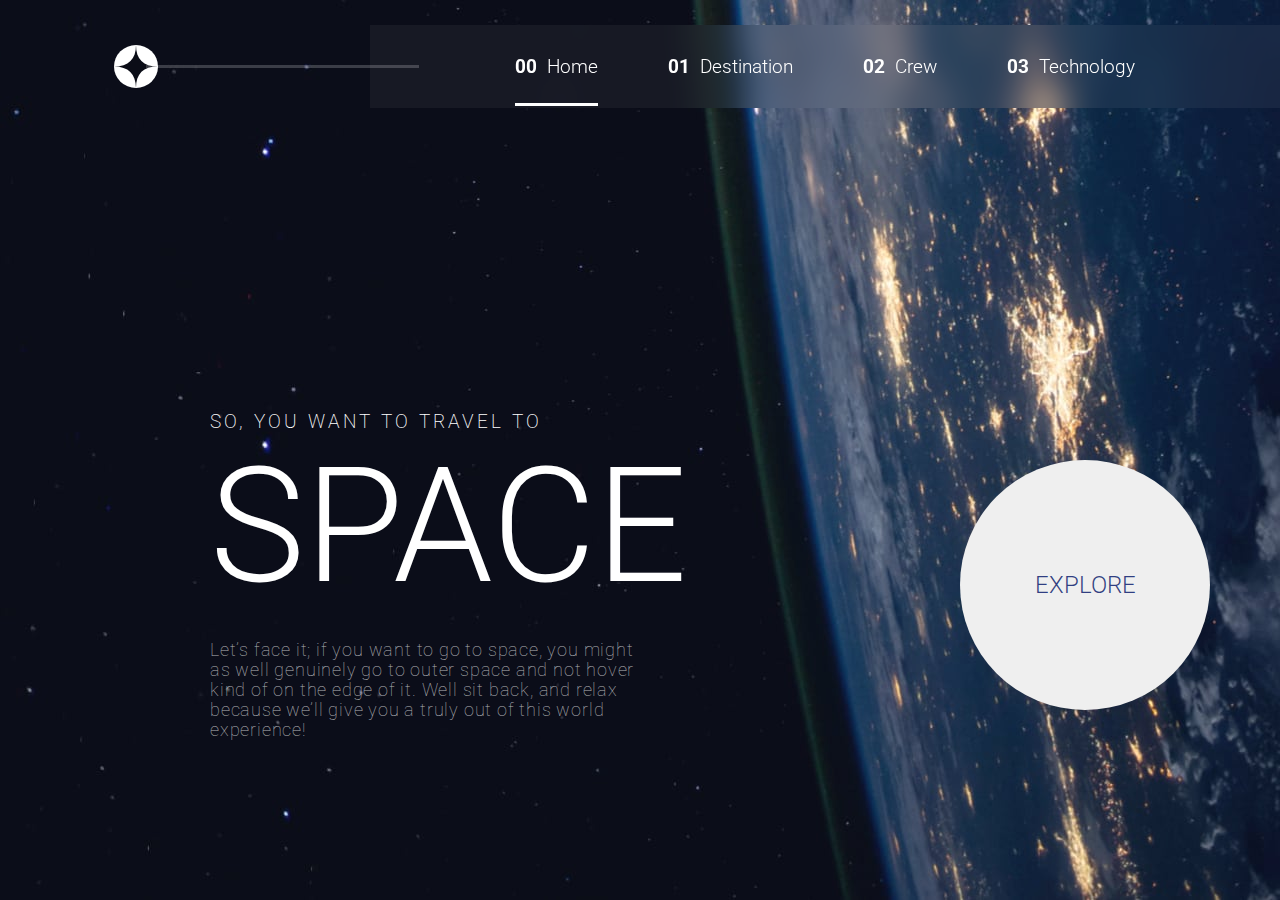
<file: index.html>
<!DOCTYPE html>
<html lang="en">

<head>
  <meta charset="UTF-8">
  <meta name="viewport" content="width=device-width, initial-scale=1.0">
  <!-- icon page -->
  <link rel="icon" type="image/png" sizes="32x32" href="./assets/favicon-32x32.png">

  <title>Frontend Mentor | Space tourism website</title>
  <!-- custom css -->
  <link rel="stylesheet" href="style.css">
  <!-- cdnjs for font-awesome -->
  <link rel="stylesheet" href="https://cdnjs.cloudflare.com/ajax/libs/font-awesome/6.4.0/css/all.min.css">
</head>

<body class="body-home">

  <!-- 00 Home
  01 Destination
  02 Crew
  03 Technology

  So, you want to travel to
  Space
  Let’s face it; if you want to go to space, you might as well genuinely go to 
  outer space and not hover kind of on the edge of it. Well sit back, and relax 
  because we’ll give you a truly out of this world experience!

  Explore -->
  <!--<div class="circle"></div>-->
  <header>

    <div class="logo">
      <a href="index.html">
        <img src="assets/shared/logo.svg" alt="">
      </a>
    </div>
    <nav class="">
      <div class="hamburger">
        <i class="fas fa-close close"></i>
      </div>
      <ul>
        <li class="active"><a href="index.html"><span>00</span> Home</a></li>
        <li class=""><a href="destination-moon.html"><span>01</span> Destination</a></li>
        <li><a href="crew-commander.html"><span>02</span> Crew</a></li>
        <li><a href="technology-vehicle.html"><span>03</span> Technology</a></li>
      </ul>
    </nav>
    <i class="fas fa-bars bars"></i>
  </header>
  <section class="home">
    <div class="container">
      <div class="home__content">
        <span>So, you want to travel to</span>
        <h1>Space</h1>
        <p>Let’s face it; if you want to go to space, you might as well genuinely go to outer space and not hover kind
          of on the edge of it. Well sit back, and relax because we’ll give you a truly out of this world experience!
        </p>
      </div>
      <div class="home__btn">
        <button class="btn">
          <a href="#" class="">Explore</a>
        </button>
      </div>
    </div>
  </section>

  <script src="main.js"></script>

</body>

</html>
</file>
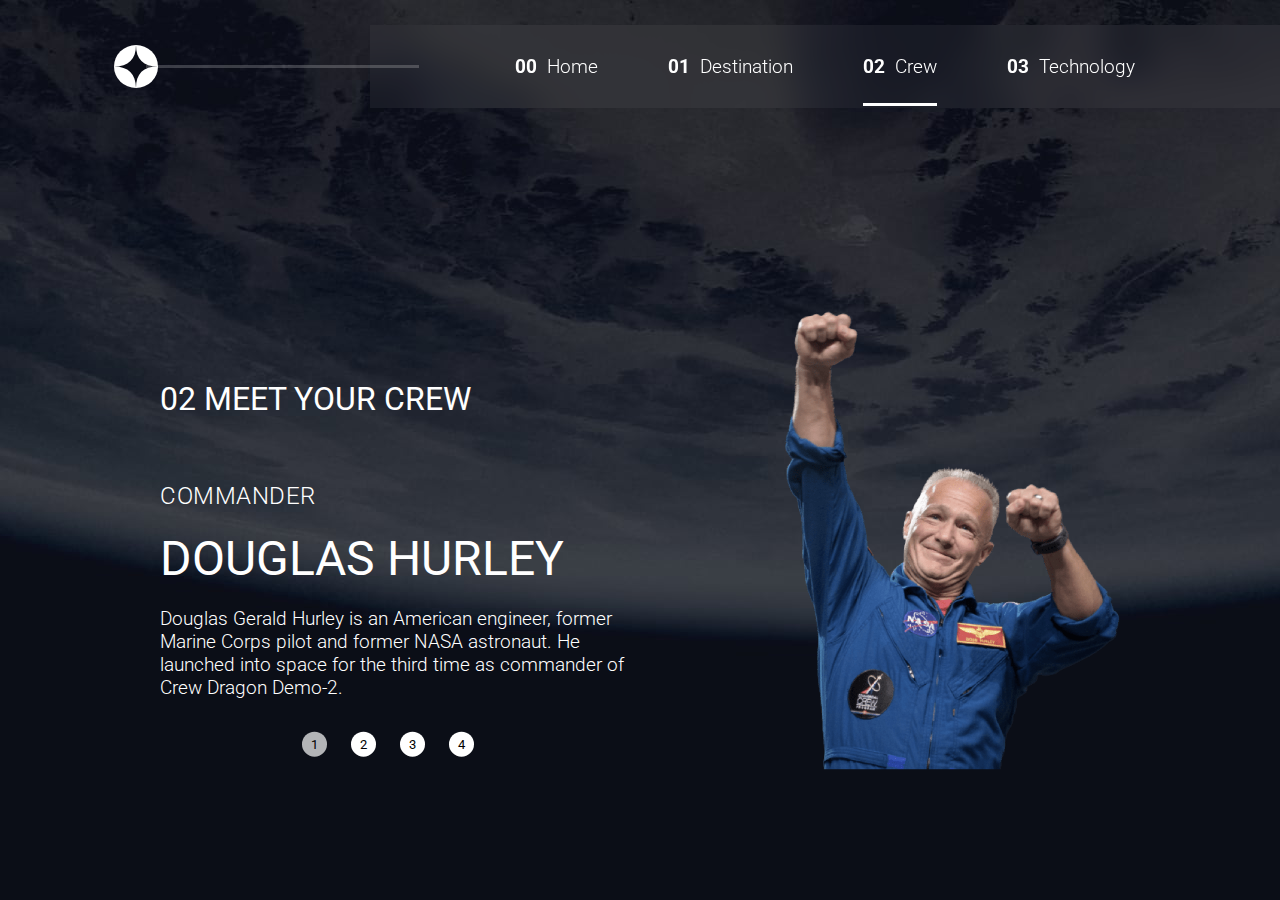
<file: crew-commander.html>
<!DOCTYPE html>
<html lang="en">

<head>
  <meta charset="UTF-8">
  <meta name="viewport" content="width=device-width, initial-scale=1.0">

  <link rel="icon" type="image/png" sizes="32x32" href="./assets/favicon-32x32.png">

  <title>Frontend Mentor | Space tourism website</title>
  <!-- custom css -->
  <link rel="stylesheet" href="style.css">
  <!-- cdnjs for font-awesome -->
  <link rel="stylesheet" href="https://cdnjs.cloudflare.com/ajax/libs/font-awesome/6.4.0/css/all.min.css">
</head>

<body class="crew-body">

  <!-- 00 Home
  01 Destination
  02 Crew
  03 Technology

  02 Meet your crew

  Commander
  Douglas Hurley

  Douglas Gerald Hurley is an American engineer, former Marine Corps pilot 
  and former NASA astronaut. He launched into space for the third time as 
  commander of Crew Dragon Demo-2. -->


  <header>

    <div class="logo">
      <a href="index.html">
        <img src="assets/shared/logo.svg" alt="">
      </a>
    </div>
    <nav class="">
      <div class="hamburger">
        <i class="fas fa-close close"></i>
      </div>
      <ul>
        <li class=""><a href="index.html"><span>00</span> Home</a></li>
        <li class=""><a href="destination-moon.html"><span>01</span> Destination</a></li>
        <li class="active"><a href="crew-commander.html"><span>02</span> Crew</a></li>
        <li class=""><a href="technology-vehicle.html"><span>03</span> Technology</a></li>
      </ul>
    </nav>
    <i class="fas fa-bars bars"></i>
  </header>

  <section class="crew">
    <div class="container">
      <div class="crew-text">
        <h1>02 Meet your crew</h1>
        <p class="role">Commander</p>
        <h2 class="name2">Douglas Hurley</h2>
        <p class="bio">Douglas Gerald Hurley is an American engineer, former Marine Corps pilot and former NASA
          astronaut. He
          launched into space for the third time as commander of Crew Dragon Demo-2.</p>
        <div class="dots">
          <button class="dot active2" id="d1">1</button>
          <button class="dot" id="d2">2</button>
          <button class="dot" id="d3">3</button>
          <button class="dot" id="d4">4</button>
        </div>
      </div>
      <div class="crew-img">
        <img id="image2" class="shown" src="assets/crew/image-douglas-hurley.png" alt="">
      </div>
    </div>

  </section>



  <script src="crew.js"></script>
</body>

</html>
</file>
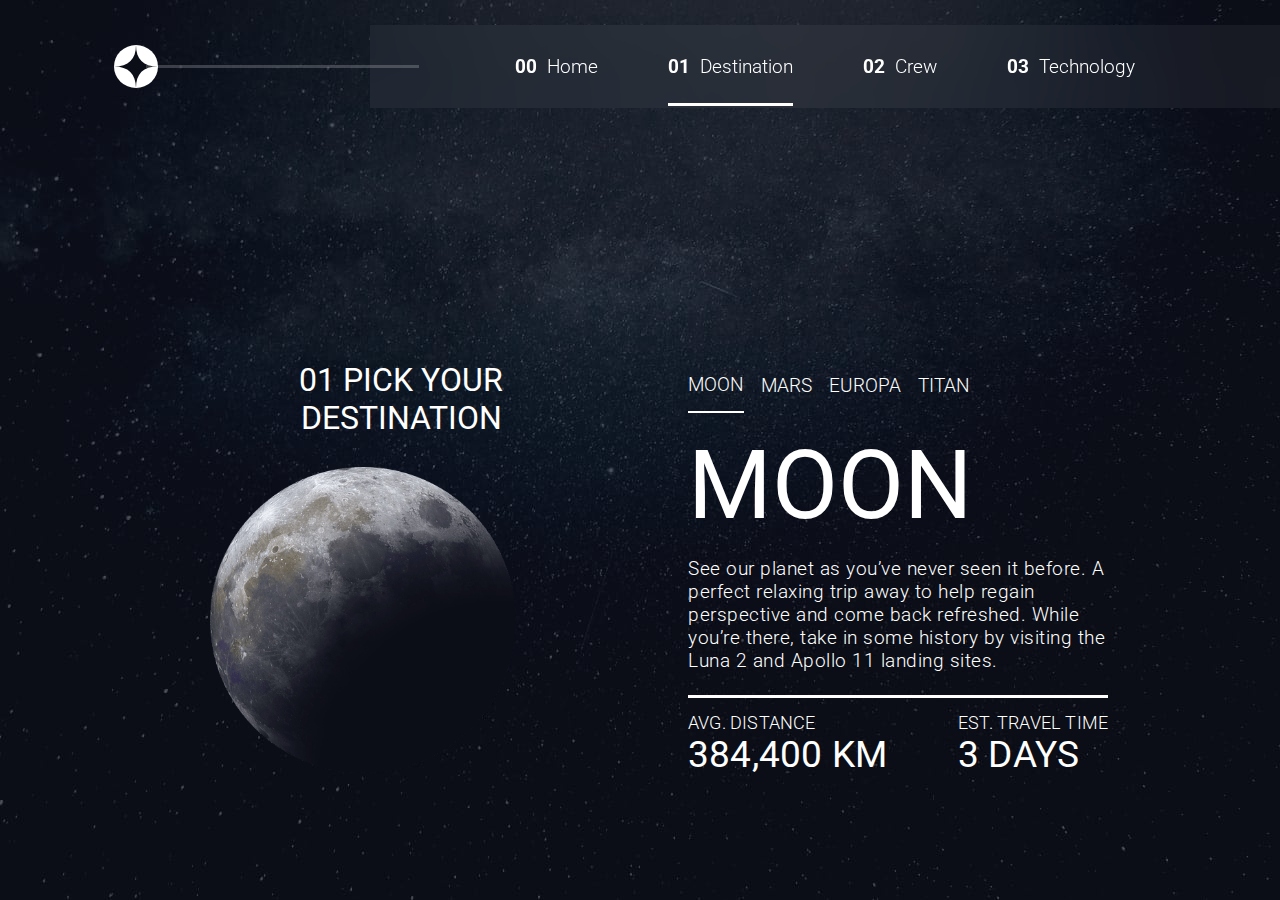
<file: destination-moon.html>
<!DOCTYPE html>
<html lang="en">

<head>
  <meta charset="UTF-8">
  <meta name="viewport" content="width=device-width, initial-scale=1.0">

  <link rel="icon" type="image/png" sizes="32x32" href="./assets/favicon-32x32.png">

  <title>Frontend Mentor | Space tourism website</title>
  <!-- custom css -->
  <link rel="stylesheet" href="style.css">
  <!-- cdnjs for font-awesome -->
  <link rel="stylesheet" href="https://cdnjs.cloudflare.com/ajax/libs/font-awesome/6.4.0/css/all.min.css">
</head>

<body class="destination-body">

  <!-- 00 Home
  01 Destination
  02 Crew
  03 Technology

  01 Pick your destination

  Moon
  Mars
  Europa
  Titan

  Moon

  See our planet as you’ve never seen it before. A perfect relaxing trip away to help 
  regain perspective and come back refreshed. While you’re there, take in some history 
  by visiting the Luna 2 and Apollo 11 landing sites.

  Avg. distance
  384,400 km

  Est. travel time
  3 days-->

  <header>

    <div class="logo">
      <a href="index.html">
        <img src="assets/shared/logo.svg" alt="">
      </a>
    </div>
    <nav class="">
      <div class="hamburger">
        <i class="fas fa-close close"></i>
      </div>
      <ul>
        <li class=""><a href="index.html"><span>00</span> Home</a></li>
        <li class="active"><a href="destination-moon.html"><span>01</span> Destination</a></li>
        <li><a href="crew-commander.html"><span>02</span> Crew</a></li>
        <li><a href="technology-vehicle.html"><span>03</span> Technology</a></li>
      </ul>
    </nav>
    <i class="fas fa-bars bars"></i>
  </header>

  <section class="destination">
    <div class="container">
      <div class="img-content">
        <h1>01 Pick your destination</h1>
        <div class="img">
          <img id="image" class="shown" src="assets/destination/image-moon.png" alt="">
        </div>
      </div>
      <div class="content" id="root">
        <div class="controls">
          <button id="moon" class="active">moon</button>
          <button id="mars">mars</button>
          <button id="europa">europa</button>
          <button id="titan">titan</button>
        </div>
        <div class="destination-about">
          <h2 id="name">Moon</h2>
          <p class="p" id="description">See our planet as you’ve never seen it before. A perfect relaxing trip away to
            help
            regain
            perspective and
            come back refreshed. While you’re there, take in some history by visiting the Luna 2 and Apollo 11 landing
            sites.</p>
          <div class="distance">
            <div class="distance-content">
              <h3 class="h3">Avg. distance</h3>
              <p id="distance">384,400 km</p>
            </div>
            <div class="distance-content">
              <h3>Est. travel time</h3>
              <p id="travel">3 days</p>
            </div>
          </div>
        </div>
      </div>
    </div>
  </section>

  <script src="main.js"></script>
</body>

</html>
</file>
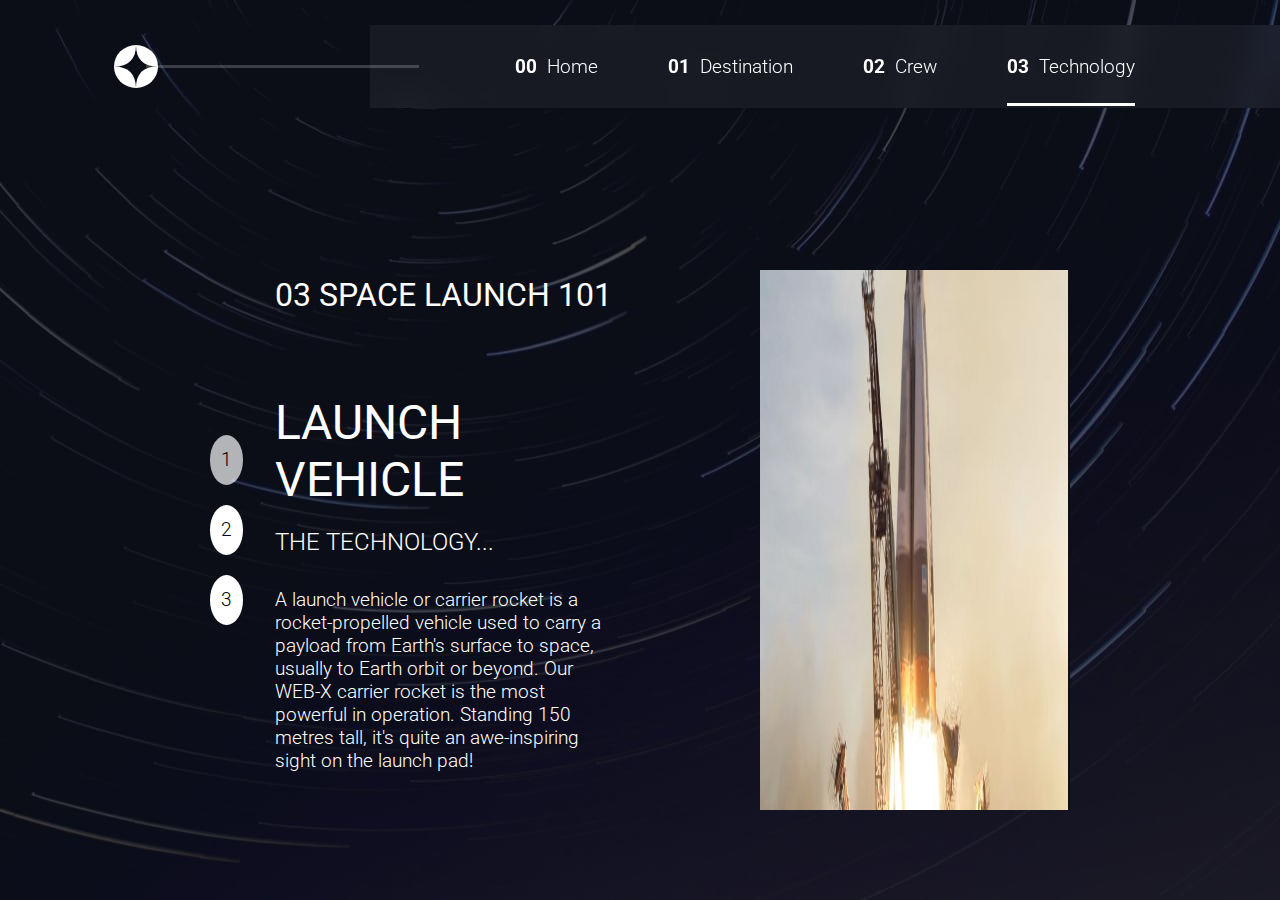
<file: technology-vehicle.html>
<!DOCTYPE html>
<html lang="en">
<hea>
  <meta charset="UTF-8">
  <meta name="viewport" content="width=device-width, initial-scale=1.0">

  <link rel="icon" type="image/png" sizes="32x32" href="./assets/favicon-32x32.png">

  <title>Frontend Mentor | Space tourism website</title>
  <!-- custom css -->
  <link rel="stylesheet" href="style.css">
  <!-- cdnjs for font-awesome -->
  <link rel="stylesheet" href="https://cdnjs.cloudflare.com/ajax/libs/font-awesome/6.4.0/css/all.min.css">

  </head>

  <body class="tech-body">

    <!-- 00 Home
  01 Destination
  02 Crew
  03 Technology

  03 Space launch 101

  1
  2
  3

  The terminology...
  Launch vehicle

  A launch vehicle or carrier rocket is a rocket-propelled vehicle used to carry a 
  payload from Earth's surface to space, usually to Earth orbit or beyond. Our 
  WEB-X carrier rocket is the most powerful in operation. Standing 150 metres tall, 
  it's quite an awe-inspiring sight on the launch pad! -->

    <header>

      <div class="logo">
        <a href="index.html">
          <img src="assets/shared/logo.svg" alt="">
        </a>
      </div>
      <nav class="">
        <div class="hamburger">
          <i class="fas fa-close close"></i>
        </div>
        <ul>
          <li class=""><a href="index.html"><span>00</span> Home</a></li>
          <li class=""><a href="destination-moon.html"><span>01</span> Destination</a></li>
          <li class=""><a href="crew-commander.html"><span>02</span> Crew</a></li>
          <li class="active"><a href="technology-vehicle.html"><span>03</span> Technology</a></li>
        </ul>
      </nav>
      <i class="fas fa-bars bars"></i>
    </header>

    <section class="tech">

      <div class="container">
        <div class="tech-content">
          <div class="btns">
            <button class="btn active3" id="d1">1</button>
            <button class="btn" id="d2">2</button>
            <button class="btn" id="d3">3</button>
          </div>
          <div class="content-container">
            <h1>03 Space launch 101</h1>
            <h2 id="name">Launch vehicle</h2>
            <h3>the technology...</h3>
            <p id="description">A launch vehicle or carrier rocket is a rocket-propelled vehicle used to carry a
              payload from Earth's surface to space, usually to Earth orbit or beyond. Our
              WEB-X carrier rocket is the most powerful in operation. Standing 150 metres tall,
              it's quite an awe-inspiring sight on the launch pad!</p>
          </div>

        </div>

        <div class="tech-img">
          <img id="image3" src="assets/technology/image-launch-vehicle-landscape.jpg" alt="launch-vehicle-landscape">
        </div>
      </div>
    </section>

    <script src="tech.js"></script>
  </body>

</html>
</file>
<file: style.css>
/*google fonts roboto url*/
@import url('https://fonts.googleapis.com/css2?family=Comfortaa:wght@300;400;500;600;700&family=Nunito:ital,wght@0,200;0,300;0,400;0,500;0,600;0,700;0,800;0,900;0,1000;1,200;1,300;1,400;1,500;1,600;1,700;1,800;1,900;1,1000&family=Poppins:ital,wght@0,100;0,200;0,300;0,400;0,500;0,600;0,700;0,800;0,900;1,100;1,200;1,300;1,400;1,500;1,600;1,700;1,800;1,900&family=Roboto:ital,wght@0,100;0,300;0,400;0,500;0,700;0,900;1,100;1,300;1,400;1,500;1,700;1,900&display=swap');
/* styles which applies on all page*/
*{
  margin: 0;
  padding: 0;
  box-sizing: border-box;
  text-decoration: none;list-style: none;
  font-family: 'Roboto', sans-serif;
}
/*main colors*/
:root{
  --font:#fff;
  --font-p:#ffffffb0;
  --bg:#000;
  --shadow:0 0 50px 25px rgba(223, 227, 6, 0.378);
}
body{
  width: 100%;
  height: 100vh;
}
.shown{
  animation: show-slowly 1s .1s ease-in-out forwards;
}
@keyframes show-slowly {
  0% {
    opacity: 0;
  }
  25%{
    opacity: .3;
  }
  50%{
    opacity: .5;
  }
  75%{
    opacity: .7;
  }
  100% {
    opacity: 1;
  }
}
/*home ==> for the first page */
.body-home{
  background-image: url('assets/home/background-home-desktop.jpg');
  background-size: cover;
  background-position: center;
  background-repeat: no-repeat;
  position: relative;
  width: 100vw;
}
/*header ==> for all pages*/
header{
  width: 100%;
  display: flex;
  justify-content: space-between;
  align-items: center;
  padding: 25px 0 0 0;
  position: fixed;
}
header  .logo{
  font-weight: 700;
  color: var(--font);
  cursor: pointer;
  margin-left: 7rem;
}
header .logo a{
  display: flex;
  justify-content: center;
  align-items: center;
}
header .logo a img{
  width: 90%;
}

header  nav{
  background-color: hsla(0, 0%, 100%, .05);
  backdrop-filter: blur(1rem);
  padding: 30px 50px;
  display: flex;
  justify-content: space-between;
  align-items: center;
  transition: all .3s ease;
}
header nav::before{
  content: '';
  height: 3px;
  width: 50%;
  background-color: hsla(0, 0%, 100%, .2);
  position: absolute;
  left: -27rem;
}
header  nav ul{
  display: flex;
  align-items: center;
  padding: 0 60px;
  transition: all 1s ease;
}
header  nav ul li{
  margin:0 35px;
  display: flex;
  position: relative;
}
header  nav ul li a{
  color: var(--font);
  font-size: 1.2rem;
  font-weight: 300;
  border-spacing: 1px solid red;
}
li::before  {
  position: absolute;
  top: 210%;
  content: '';
  height: 10%;
  background-color: var(--font);
  width: 100%;
  border-spacing: 20px;
  display: none;
}
li:hover::before{
  display: block;
}
li.active::before{
  display: block;
}
header  nav ul li a span{
  font-weight: 700;
  margin-right: 5px;
}
.hamburger{
  display: none;
  position: absolute;
  top: 4%;right: 12%;
  font-size: 3rem;
  color: var(--font);
  cursor: pointer;
}
header .bars{
  display: none;
  color: var(--font);
  font-size: 2rem;
  cursor: pointer;
  align-items: center;
  justify-content: center;
}
/*home section ==> first page*/
.home{
  position: absolute;
  top: 65%;right: 50%;
  transform: translate(50% , -50%);
  width: 100%;
  display: flex;
  justify-content: center;
  align-items: center;
}
.home .container{
  width: 75%;
  display: flex;
  justify-content: space-between;
  align-items: center;
}
.home .container .home__content{
  width: 50%;
  display: flex;
  flex-wrap: wrap;
}
.home .container .home__content span{
  font-size: 1.2rem;
  font-weight: 200;
  color: var(--font);
  width: 100%;
  text-transform: uppercase;
  letter-spacing: 3px;
}
.home .container .home__content h1{
  font-size: 10rem;
  font-weight: 300;
  color: var(--font);
  margin-bottom: 20px;
  width: 100%;
  text-transform: uppercase;
}
.home .container .home__content p{
  font-size: 1.1rem;
  font-weight: 100;
  color: var(--font-p);
  margin-bottom: 20px;
  letter-spacing: .8px;
  width: 100%;
}
.home .container .home__btn{
  width: 40%;
  display: flex;
  justify-content: center;
  flex-wrap: wrap;
}
.home .container .home__btn .btn{
  border: none;outline: none;
  width: 250px;
  height: 250px;
  padding: 15px 30px;
  border-radius: 50%;
  transition: all .3s ease;
  cursor: pointer;
}
.home .container .home__btn a{
  text-transform: uppercase;
  color: #041669d0;
  width: 100%;
  height: 100%;
  display: flex;
  justify-content: center;
  align-items: center;
  font-size: 1.5rem;
  font-weight: 300;
}
.home .container .home__btn .btn:hover{
  box-shadow: var(--shadow);
}
/* end home first page */

/*start of destination ==> 2nd page*/
.destination-body{
  width: 100%;
  background-image: url('assets/destination/background-destination-desktop.jpg');
  background-size: cover;
  background-position: center;
  background-repeat: no-repeat;
  height: 100vh;
}
.destination{
  position: absolute;
  top: 63%;right: 50%;
  transform: translate(50% , -50%);
  width: 100%;
  display: flex;
  justify-content: center;
  align-items: center;
}
.destination .container{
  width: 75%;
  display: flex;
  justify-content: space-between;
  align-items: center;
  padding: 0 50px;
  gap: 6rem;
}
.destination .container .img-content{
  width: 50%;
  display: flex;
  justify-content: center;
  flex-direction: column;
}
.destination .container .img-content .img{
  width: 80%;
  height: 50%;
  display: flex;
  justify-content: center;
  align-items: center;
}
.destination .container .img-content .img img{
  width: 100%;
  height: 100%;
  display: flex;
  justify-content: center;
  align-items: center;
}
.destination .container .img-content h1{
  font-size: 2rem;
  font-weight: 400;
  color: var(--font);
  margin-bottom: 30px;
  width: 100%;
  text-transform: uppercase;
  text-align: center;
}
.destination .container .content {
  width: 50%;
  display: flex;
  justify-content: center;
  flex-wrap: wrap;
  flex-direction: column;
  gap: 1rem;
}
.destination .container .content .controls{
  width: 50%;
  display: flex;
  flex-direction: row;
}
.destination .container .content .controls button{
  border: none;outline: none;
  background-color: transparent;
  color: var(--font);
  font-size: 1.2rem;
  font-weight: 300;
  margin-right: 17px;padding: 15px 0;
  cursor: pointer;
  text-transform: uppercase;
}
.destination .container .content .controls button:hover,
.destination .container .content .controls button.active{
  border-bottom: 2px solid var(--font);
}
.destination .container .content .destination-about{
  display: flex;
  justify-content: center;
  flex-wrap: wrap;
  flex-direction: column;
  gap: 1rem;
  width: 100%;
}
.destination .container .content .destination-about h2{
  font-size: 6rem;
  font-weight: 400;
  color: var(--font);
  width: 100%;
  text-transform: uppercase;
}
.destination .container .content .destination-about .p{
  font-size: 1.2rem;
  font-weight: 300;
  color: var(--font);
  letter-spacing: .5px;
  width: 110%;
  position: relative;
}
.destination .container .content .destination-about .p::before{
  content: '';
  height: 3px;
  width: 100%;
  background-color: var(--font);
  position: absolute;
  top: 120%;
}
.destination .container .content .destination-about .distance{
  display: flex;
  justify-content: space-between;
  align-items: center;
  width: 110%;
  margin-top: 25px;
}

.destination .container .content .destination-about .distance .distance-content h3{
  font-size: 1.1rem;
  font-weight: 300;
  color: var(--font);
  letter-spacing: .2px;
  width: 100%;
  text-transform: uppercase;
}
.destination .container .content .destination-about .distance .distance-content p{
  font-size: 2.3rem;
  font-weight: 400;
  color: var(--font);
  letter-spacing: .2px;
  width: 100%;
  text-transform: uppercase;
}
/* destination end for the 2nd page*/

/* crew start for the 3rd page*/
.crew-body{
  width: 100%;
  background-image: url('assets/crew/background-crew-desktop.jpg');
  background-size: cover;
  background-position: center;
  background-repeat: no-repeat;
  height: 100vh;
}
.crew,.tech{
  position: absolute;
  top: 60%;right: 50%;
  transform: translate(50% , -50%);
  width: 100%;
  display: flex;
  justify-content: center;
  align-items: center;
}
.crew .container{
  width: 75%;
  display: flex;
  justify-content: space-between;
  align-items: center;
  flex-wrap: wrap-reverse;
}
.crew .container .crew-img{
  width: 50%;
  display: flex;
  justify-content: flex-end;
}
.crew .container .crew-img img{
  width: 70%;
  display: flex;
  justify-content: center;
  align-items: center;
}
.crew .container .crew-text{
  width: 50%;
  position: relative;
}
.crew .container .crew-text h1{
  font-size: 2rem;
  font-weight: 400;
  color: var(--font);
  width: 100%;
  text-transform: uppercase;
  margin-bottom: 4rem;
}
.crew .container .crew-text .role{
  font-size: 1.5rem;
  font-weight: 300;
  color: var(--font);
  letter-spacing: .5px;
  width: 100%;
  text-transform: uppercase;
}
.crew .container .crew-text .name2{
  font-size: 3rem;
  font-weight: 400;
  color: var(--font);
  width: 100%;
  text-transform: uppercase;
  margin-top: 20px;
}
.crew .container .crew-text .bio{
  font-size: 1.2rem;
  font-weight: 300;
  color: var(--font);
  width: 100%;
  margin-top: 20px;
}
/*dots to move*/
.crew .container .crew-text .dots{
  width: 50%;
  display: flex;
  justify-content: center;
  align-items: center;
  margin-top: 20px;
  position: absolute;
  top: 100%;right: 50%;
  transform: translate(50% , 50%);
}
.crew .container .crew-text .dots .dot{
  width: 25px;
  height: 25px;
  border: none;outline: none;
  margin-right: 1.5rem;
  border-radius: 50%;
  background-color: var(--font);
  cursor: pointer;
}
.crew .container .crew-text .dots .dot:hover,
.crew .container .crew-text .dots .dot.active2{
  background-color: var(--font-p);
}

/* crew end for the 3rd page*/

/* technology start for the 4th page*/
.tech-body{
  width: 100%;
  background-image: url('assets/technology/background-technology-desktop.jpg');
  background-size: cover;
  background-position: center;
  background-repeat: no-repeat;
  height: 100vh;
}
.tech .container{
  width: 75%;
  display: flex;
  justify-content: space-between;
  align-items: center;
  flex-wrap: wrap-reverse;
  padding: 0 50px;
  gap: 4rem;
}
.tech .container .tech-content{
  width: 50%;
  display: flex; 
  gap: 2rem;
  position: relative;
}
.tech .container .tech-content .btns{
  width: 50%;

  display: flex;
  justify-content: center;
  align-items: flex-end;
  flex-direction: column;
}
.tech .container .tech-content .btns .btn{
  border: none;outline: none;
  width: 100%;
  height: 50px;
  margin-bottom: 20px;
  background-color: var(--font);
  border-radius: 50%;
  font-size: 1.2rem;
  font-weight: 300;
  color: #000;
  text-transform: uppercase;
  cursor: pointer;
  transition: .3s;
}
.tech .container .tech-content .btns .btn:hover{
  background-color: var(--font-p);
}
.tech .container .tech-content .btns .btn.active3{
  background-color: var(--font-p);
}



.tech .container .tech-content .content-container h1{
  font-size: 2rem;
  font-weight: 400;
  color: var(--font);
  width: 100%;
  text-transform: uppercase;
  margin-bottom: 5rem;
}
.tech .container .tech-content .content-container h2{
  font-size: 3rem;
  font-weight: 400;
  color: var(--font);
  width: 100%;
  text-transform: uppercase;
  margin-bottom: 1.3rem;
}
.tech .container .tech-content .content-container h3{
  font-size: 1.5rem;
  font-weight: 300;
  color: var(--font);
  width: 100%;
  text-transform: uppercase;
  margin-bottom: 2rem;
}
.tech .container .tech-content .content-container p{
  font-size: 1.2rem;
  font-weight: 300;
  color: var(--font);
  width: 95%;
  margin-bottom: 2rem;
}



.tech .container .tech-img{
  width: 40%;
  height: 60vh;
  display: flex;
  justify-content: flex-end;
  align-items: center;
}
.tech .container .tech-img img{
  width: 90%;
  height: 100%;
}

/* technology end for the 4th page*/

/*media query*/

@media (max-width: 90em) {
  header nav::before{
    width: 30%;
    left: -14rem;
  }
  .home .container{
    width: 75%;
    display: flex;
    justify-content: space-between;
    align-items: center;
    padding: 0 50px;
    gap: 20rem;
  }
}
@media (max-width: 70em) {
  section{
    height: 88vh;
  }
  /* home start for the 1st page*/
  .body-home{
    background-image: url('assets/home/background-home-tablet.jpg');
    background-size: cover;
    background-position: center;
    background-repeat: no-repeat;
    width: 100vw;
    height: 100vh;
  }
  header{
    z-index: 1000;
  }
  header  .logo{
    margin: 0 60px;
  }
  nav { 
position: fixed;
inset: 0 0 0 100%;
justify-content: center;
align-items: center;
padding: min (30vh, 10rem) 2em;
z-index: 1000;
}
nav.active{
  inset: 0 0 0 30%;
}
nav ul {
  flex-direction: column;
  gap: 5em;
  display: flex;
  }
  nav ul li{
    margin: 20px 0;
    display: flex;
    justify-content: flex-start;
  }
  nav ul li a{
    display: inline-block;
    
  }
  .hamburger{
    display: block;
    right: 7%;top: 3%;
  }
  header .bars{
    display: flex;
    margin-right: 60px;
  }
  header nav::before{
    display: none;
  }
  
    .home{
      top: 56%;
    }
  .home .container{
    width: 95%;
    display: flex;
    flex-wrap: wrap;
    gap: 2rem;
  }
  .home .container .home__content{
    text-align: center;
    width: 100%;
  }
  .home .container .home__content span{
    font-size: 1.5rem;
  }
  .home .container .home__content h1{
    font-size: 8rem;
    width: 100%;
  }
  .home .container .home__content p{
    font-size: 1.2rem;
  }
  .home .container .home__btn{
    width: 100%;
    display: flex;
    justify-content: center;
  }
  .home .container .home__btn .btn{
    width: 220px;
    height: 220px;
  }
  .home .container .home__btn a{
    font-size: 1rem;
  }
/* home end for the 1st page*/

/* destination start for the 2nd page*/
.destination-body{
  width: 100%;
  background-image: url('assets/destination/background-destination-tablet.jpg');
  background-size: cover;
  background-position: center;
  background-repeat: no-repeat;
  height: 100vh;
}
.destination{
  top: 56%;
}
.destination .container{
  flex-wrap: wrap;
  width: 90%;
  padding: 0 20px;
  gap:1rem;
}
.destination .container .img-content{
  width: 100%;
  display: flex;
  justify-content: center;
  align-items: center;
}
.destination .container .img-content .img{
  width: 50%;
  height: 50%;
}
.destination .container .img-content .img img{
  width: 100%;
  
}
.destination .container .img-content h1{
  font-size: 2rem;
  margin-bottom: 20px;
}
.destination .container .content {
  width: 100%;
  gap: .6rem;
}
.destination .container .content .controls button{
  font-size: 1.1rem;
  font-weight: 300;
  margin-right: 20px;

}
.destination .container .content .destination-about{
  gap: .9rem;
  width: 80%;
}
.destination .container .content .destination-about h2{
  font-size: 3rem;
}
.destination .container .content .destination-about .p{
  font-size: 1.2rem;
  width: 100%;
  display: flex;
  justify-content: center;
}
.destination .container .content .destination-about .distance{
  margin-top: 15px;
}

.destination .container .content .destination-about .distance .distance-content h3{
  font-size: 1rem;
  font-weight: 300;
  color: var(--font);
  width: 100%;
  text-transform: uppercase;
}
.destination .container .content .destination-about .distance .distance-content p{
  font-size: 2rem;
  letter-spacing: .1px;
}
/* destination end for the 2nd page*/

/* crew start for the 3rd page*/
.crew-body{
  width: 100%;
  background-image: url('assets/crew/background-crew-tablet.jpg');
  background-size: cover;
  background-position: center;
  background-repeat: no-repeat;
  height: 100vh;
  align-items: center;
}
.crew, .tech{
  top: 55%;
}
.crew .container{
  width: 90%;
  gap: 1rem;
  align-items: center;
}
.crew .container .crew-img{
  width: 90%;
  display: flex;
  justify-content: center;
  align-items: center;
}
.crew .container .crew-img img{
  width: 50%;
  background-size: cover;
}
.crew .container .crew-text{
  width: 100%;
}
.crew .container .crew-text h1{
  font-size: 1.5rem;
  margin-bottom: 2rem;
}
.crew .container .crew-text .role{
  font-size: 1.4rem;
}
.crew .container .crew-text .name2{
  font-size: 2rem;
  font-weight: 400;
  color: var(--font);
  width: 100%;
  text-transform: uppercase;
  
}
.crew .container .crew-text .bio{
  font-size: 1rem;
}
/*dots to move*/
.crew .container .crew-text .dots{
  width: 80%;
  display: flex;
  justify-content: center;
  align-items: center;
  margin-top: 20px;
  position: absolute;
  top: 100%;right: 50%;
  transform: translate(50% , 50%);
}
.crew .container .crew-text .dots .dot{
  width: 20px;
  height: 20px;
}
/* crew end for the 3rd page*/

/* technology start for the 4th page*/
.tech-body{
  width: 100%;
  background-image: url('assets/technology/background-technology-tablet.jpg');
  background-size: cover;
  background-position: center;
  background-repeat: no-repeat;
  height: 100vh;
}
.tech .container{
  width: 90%;
  justify-content: center;
  gap: 2.5rem;
}
.tech .container .tech-content{
  width: 100%; 
  gap: 1.9rem;
}
.tech .container .tech-content .btns .btn{
  width: 70%;
  height: 50px;
  font-size: 1.2rem;
}



.tech .container .tech-content .content-container h1{
  font-size: 1.8rem;
  width: 100%;
  margin-bottom: 2rem;
}
.tech .container .tech-content .content-container h2{
  font-size: 2.7rem;
  font-weight: 400;
  color: var(--font);
  width: 100%;
  text-transform: uppercase;
  margin-bottom: .7rem;
}
.tech .container .tech-content .content-container h3{
  font-size: 1.2rem;
  margin-bottom: 1rem;
}
.tech .container .tech-content .content-container p{
  font-size: 1.1rem;
  width: 95%;
  margin-bottom: .6rem;
}



.tech .container .tech-img{
  width: 60%;
  height: 44vh;
  justify-content: flex-start;
}
.tech .container .tech-img img{
  width: 100%;
  
}
/* technology end for the 4th page*/
}
















@media (max-width: 35em) {
  section{
    height: 90vh;
  }
  /* home start for the 1st page*/
  .body-home{
    background-image: url('assets/home/background-home-mobile.jpg');
    background-size: cover;
    background-position: center;
    background-repeat: no-repeat;
    width: 100vw;
    height: 100vh;
  }
  
  header  .logo{
    margin: 0 40px;
    font-size: 3rem;
    font-weight: 700;
    color: var(--font);
    cursor: pointer;
  }
  nav { 
position: fixed;
inset: 0 0 0 100%;
padding: min (30vh, 10rem) 2em;
z-index: 1000;
}
nav.active{
  inset: 0 0 0 0;
}
nav ul {
  flex-direction: column;
  gap: 4em;
  }
  nav ul li{
    margin: 20px 0;
    display: flex;
    justify-content: flex-start;
    align-items: center;
  }
  nav ul li a{
    display: inline-block;
  }
  header  nav ul li  span{
    font-weight: 300;
  }
  .hamburger{
    display: block;
    right: 3.9%;
  }
  header .bars{
    display: flex;
    margin-right: 29px;
  }
  header nav::before{
    display: none;
  }
  section{
    top: 40%;
  }
  
  .home{
    top: 55%;
  }
  .home .container{
    width: 100%;
    display: flex;
    justify-content: center;
    align-items: center;
  }
  .home .container .home__content{
    text-align: center;
    width: 100%;
  }
  .home .container .home__content span{
    font-size: .7rem;
  }
  .home .container .home__content h1{
    font-size: 4rem;
    text-align: center;
    width: 100%;
  }
  .home .container .home__content p{
    font-size: 1rem;
    width: 100%;
  }
  .home .container .home__btn{
    width: 100%;
    display: flex;
    justify-content: center;
  }
  .home .container .home__btn .btn{
    width: 180px;
    height: 180px;
  }
  .home .container .home__btn a{
    font-size: 1rem;
  }
/* home end for the 1st page*/
/* destination start for the 2nd page*/
.destination-body{
  width: 100%;
  background-image: url('assets/destination/background-destination-mobile.jpg');
  background-size: cover;
  background-position: center;
  background-repeat: no-repeat;
  height: 100vh;
}
.destination{
  width: 100%;
  top: 55%;
}
.destination .container{
  flex-wrap: wrap;
  width: 100%;
  padding: 0 30px;
  gap: .2rem;
  
}
.destination .container .img-content{
  width: 100%;
}
.destination .container .img-content .img{
  width: 100%;
  height: 40%;
  display: flex;
  justify-content: center;
}
.destination .container .img-content .img img{
  width: 80%;
  
}
.destination .container .img-content h1{
  font-size: .9rem;
  margin-bottom: 20px;
}
.destination .container .content {
  width: 100%;
  gap: 1rem;
}
.destination .container .content .controls button{
  font-size: 1rem;
  margin-right: 15px;
}
.destination .container .content .destination-about{
  gap: .6rem;
  width: 100%;
}
.destination .container .content .destination-about h2{
  font-size: 2.5rem;
}
.destination .container .content .destination-about .p{
  font-size: .9rem;
  letter-spacing: .2px;
  width: 100%;
}
.destination .container .content .destination-about .distance{
  margin-top: 25px;
  width: 100%;
}

.destination .container .content .destination-about .distance .distance-content h3{
  font-size: .8rem;
  width: 100%;
}
.destination .container .content .destination-about .distance .distance-content p{
  font-size: 1.5rem;
  letter-spacing: .05px;
}
/* destination end for the 2nd page*/
/* crew start for the 3rd page*/
.crew-body{
  width: 100%;
  background-image: url('assets/crew/background-crew-mobile.jpg');
  background-size: cover;
  background-position: center;
  background-repeat: no-repeat;
  height: 100vh;
}
.crew{
  top: 50%;
}
.crew .container{
  width: 90%;
  gap: 3rem;
  align-items: center;
}
.crew .container .crew-img{
  width: 100%;
  display: flex;
  justify-content: center;
  align-items: center;
}
.crew .container .crew-img img{
  width: 60%;
  background-size: cover;
}
.crew .container .crew-text{
  width: 100%;
  text-align: center;
}
.crew .container .crew-text h1{
  font-size: 1.5rem;
  margin-bottom: 1rem;
}
.crew .container .crew-text .role{
  font-size: 1.3rem;
}
.crew .container .crew-text .name2{
  font-size: 1.2rem;
  font-weight: 400;
  color: var(--font);
  width: 100%;
  text-transform: uppercase;
  
}
.crew .container .crew-text .bio{
  font-size: 1rem;
}
/*dots to move*/
.crew .container .crew-text .dots{
  width: 80%;
  display: flex;
  justify-content: center;
  align-items: center;
  margin-top: 20px;
  position: absolute;
  top: 100%;right: 50%;
  transform: translate(50% , 50%);
}
.crew .container .crew-text .dots .dot{
  width: 20px;
  height: 20px;
}


/* crew end for the 3rd page*/
/* technology start for the 4th page*/
.tech-body{
  width: 100%;
  background-image: url('assets/technology/background-technology-mobile.jpg');
  background-size: cover;
  background-position: center;
  background-repeat: no-repeat;
  height: 100vh;
}
.tech{
  top: 55%;
}
.tech .container{
  width: 100%;
  justify-content: center;
  gap: 2.5rem;
}
.tech .container .tech-content{
  width: 100%; 
  gap: 1rem;
}
.tech .container .tech-content .btns .btn{
  width: 100%;
  height: 45px;
  font-size: 2rem;
}



.tech .container .tech-content .content-container h1{
  font-size: 1.1rem;
  width: 100%;
  margin-bottom: 2rem;
}
.tech .container .tech-content .content-container h2{
  font-size: 1.4rem;
  font-weight: 400;
  width: 100%;
  margin-bottom: .7rem;
}
.tech .container .tech-content .content-container h3{
  font-size: 1.1rem;
  margin-bottom: 1rem;
}
.tech .container .tech-content .content-container p{
  font-size: .8rem;
  width: 100%;
  
}

.tech .container .tech-img{
  width: 70%;
  height: 30vh;
  justify-content: flex-start;
}
.tech .container .tech-img img{
  width: 100%;
  
}
/* technology end for the 4th page*/
}
</file>
